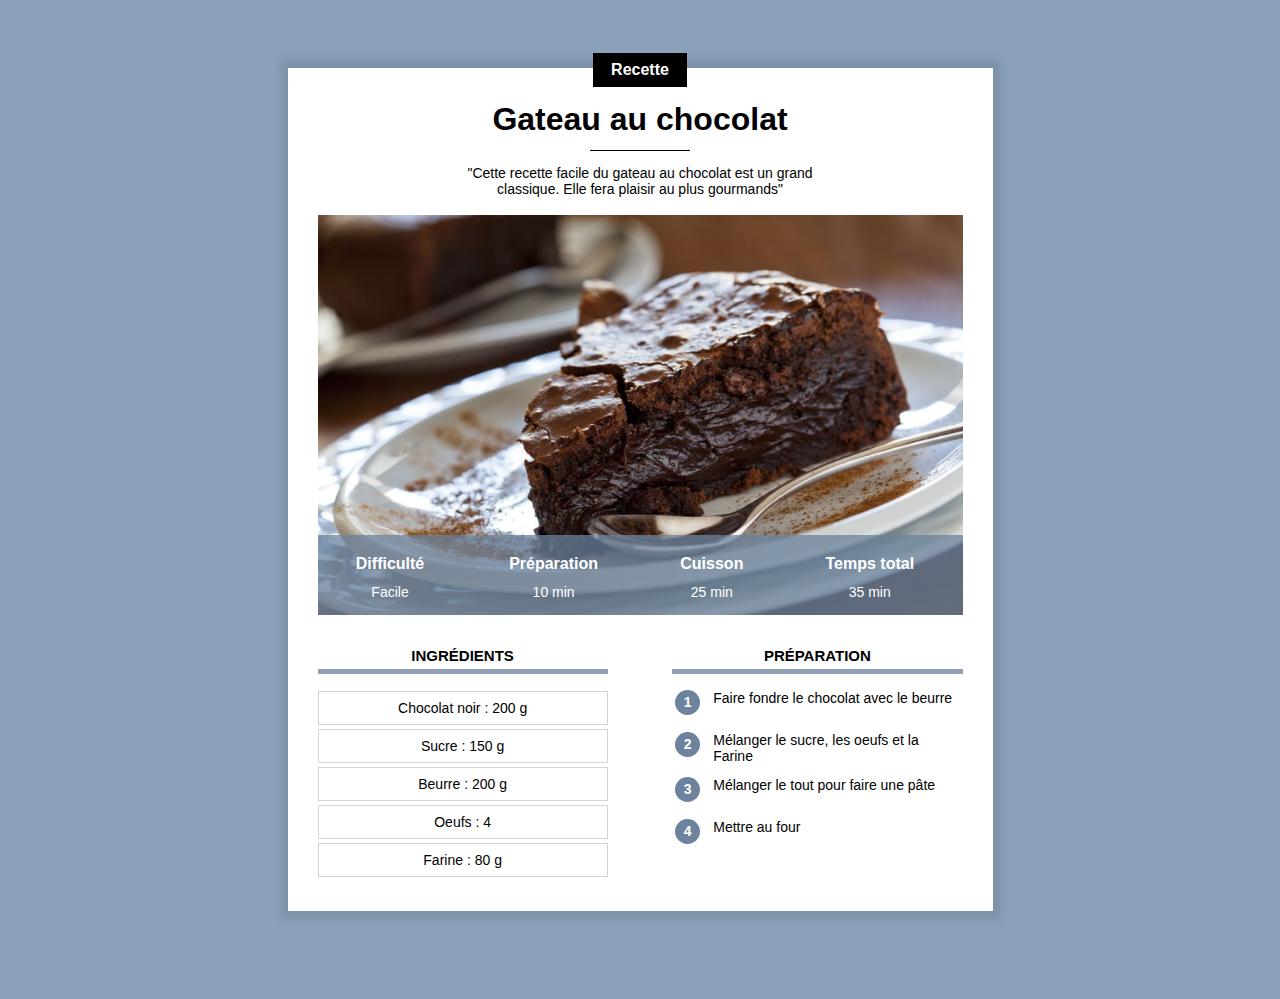
<file: index.html>
<!DOCTYPE html>
<html lang="fr">
    <head>
        <title>Gateau au chocolat</title>
        <meta charset="UTF-8">
        <meta name="viewport" content="width=device-width, initial-scale=1.0">
        <link rel="stylesheet" href="recette.css">
    </head>
    <body>
        <div class="contenu">

            <div class="centre categorie">
                <p class="categorie">Recette</p>
            </div>

            <h1>Gateau au chocolat</h1>

            <div class="separateur"></div>

            <div class="centre">
                <p class="description">"Cette recette facile du gateau au chocolat est un grand classique. Elle fera plaisir au plus gourmands"</p>
            </div>

            <div class="info">
                <img class="centre info" src="gateau.jpg" alt="Gateau au chocolat fondant">

                <table class="info">
                    <tr>
                        <th>Difficulté</th>
                        <th>Préparation</th>
                        <th>Cuisson</th>
                        <th>Temps total</th>
                    </tr>
                    <tr>
                        <td>Facile</td>
                        <td>10 min</td>
                        <td>25 min</td>
                        <td>35 min</td>
                    </tr>
                </table>
            </div>
            <div>
                <div class="colonne1 colonne">
                    <h2>Ingrédients</h2>
                        <div class="liste">
                            <p>Chocolat noir : 200 g</p>
                            <p>Sucre : 150 g</p>
                            <p>Beurre : 200 g</p>
                            <p>Oeufs : 4</p>
                            <p>Farine : 80 g</p>
                        </div>
                </div>
                <div class="colonne2 colonne">
                    <h2>Préparation</h2>
                        <table class="preparation">
                            <tr>
                                <td><p class="numero">1</p></td>
                                <td class="preparation_etape">Faire fondre le chocolat avec le beurre</td>
                            </tr>
                            <tr>
                                <td><p class="numero">2</p></td>
                                <td class="preparation_etape">Mélanger le sucre, les oeufs et la Farine</td>
                            </tr> 
                            <tr>      
                                <td><p class="numero">3</p></td>
                                <td class="preparation_etape">Mélanger le tout pour faire une pâte</td>
                            </tr>
                            <tr>  
                                <td><p class="numero">4</p></td>
                                <td class="preparation_etape">Mettre au four</td>
                            </tr>  
                        </table>
                </div>
            </div>
        </div>
    </body>
</html>
</file>
<file: recette.css>
* {
    overflow: auto;
}

body {
    background-color: #8BA1BB;
    font-family: Arial;        
}

div.contenu {
    background-color: white;
    margin: 40px 8px 40px 8px;
    padding: 0px 8px 20px 8px;
    /*min-width: 350px ;*/
    box-shadow: 0px 0px 8px 8px rgba(0, 0, 0, 0.1);
    overflow: visible;
}   

h1 {
    text-align: center;
    margin-bottom: 12px;
    margin-top: 10px;
}

p.description {
    text-align: center;
    max-width: 400px;
    display: inline-block;
    font-size: 14px;                
}

.centre {
    text-align: center;
    width: 100%;
}

p.categorie {
    background-color: black;
    color: white;
    display: inline-block;
    margin-top: -15px;
    margin-bottom: 0px;
    padding: 8px 18px;
    font-weight: bold;
    font-size: 16px;
}

div.categorie {
    margin-bottom: 0px;
    margin-top: 0px;
    overflow: visible;
}

div.separateur {
    width: 100px;
    height: 1px;
    background-color:black;
    margin: 0 auto;
}
div.info {
    position: relative;
}

table.info {
    position: absolute;
    bottom: 0;
    width: 100%;
    color: white;
    background-color: #6C829DC0;
    height: 50px;
}

table.info td {
    text-align: center;
    font-size: 12px;
    vertical-align: top;
}

table.info th {
    font-size: 14px;
    vertical-align: bottom;
    padding-bottom: 8px;
}

img.info {
    display: block;
    max-height: 400px;
    object-fit: cover;
    min-height: 200px;
    background-color: lightgrey;
}
div.colonne {
    width: 100%;
    margin-top: 20px;
}

div.colonne h2 {
    text-align: center;
    text-transform: uppercase;
    font-size: 15px;
    border-bottom: 5px solid #6C829DC0;
    padding-bottom: 5px;
}

div.colonne1 {
    display: inline-block;
}

div.liste p{
    text-align: center;
    font-size: 14px;
    border: 1px solid lightgrey;
    margin: 4px 0 0 0;
    padding: 8px 0 8px 0;
}

table.preparation p.numero {
    background-color: #6C829D;
    color: white;
    width: 25px;
    height: 25px;
    text-align: center;
    font-size: 14px;
    font-weight: bold;
    padding-top: 4px;
    box-sizing: border-box;
    border-radius: 50%;
    margin: 0;
}

table.preparation td {
    vertical-align: top;
}

table.preparation td.preparation_etape {
    font-size: 14px;
    padding-left: 10px;
    padding-bottom: 10px;
}

table.preparation tr {
    height: 40px;
}

/* Styles pour ordinateur */
@media only screen and (min-width: 768px) {
    div.contenu {
        margin: 60px 10% 80px 10%;
        padding: 0px 30px 30px 30px;
        min-width: 350px ;
    }

    table.info {
        height: 80px;
    }
    
    table.info td {
        font-size: 14px;
    }
    
    table.info th {
        font-size: 16px;
    }

    div.colonne {
        width: 45%;
    }
    
    div.colonne1 {
        margin-right: 10%;
    }
    
    div.colonne2 {
        float: right;
    }
}

@media only screen and (min-width: 900px) {
    div.contenu {
        margin-left: auto;
        margin-right: auto;
        width: 645px;
    }
}
</file>
